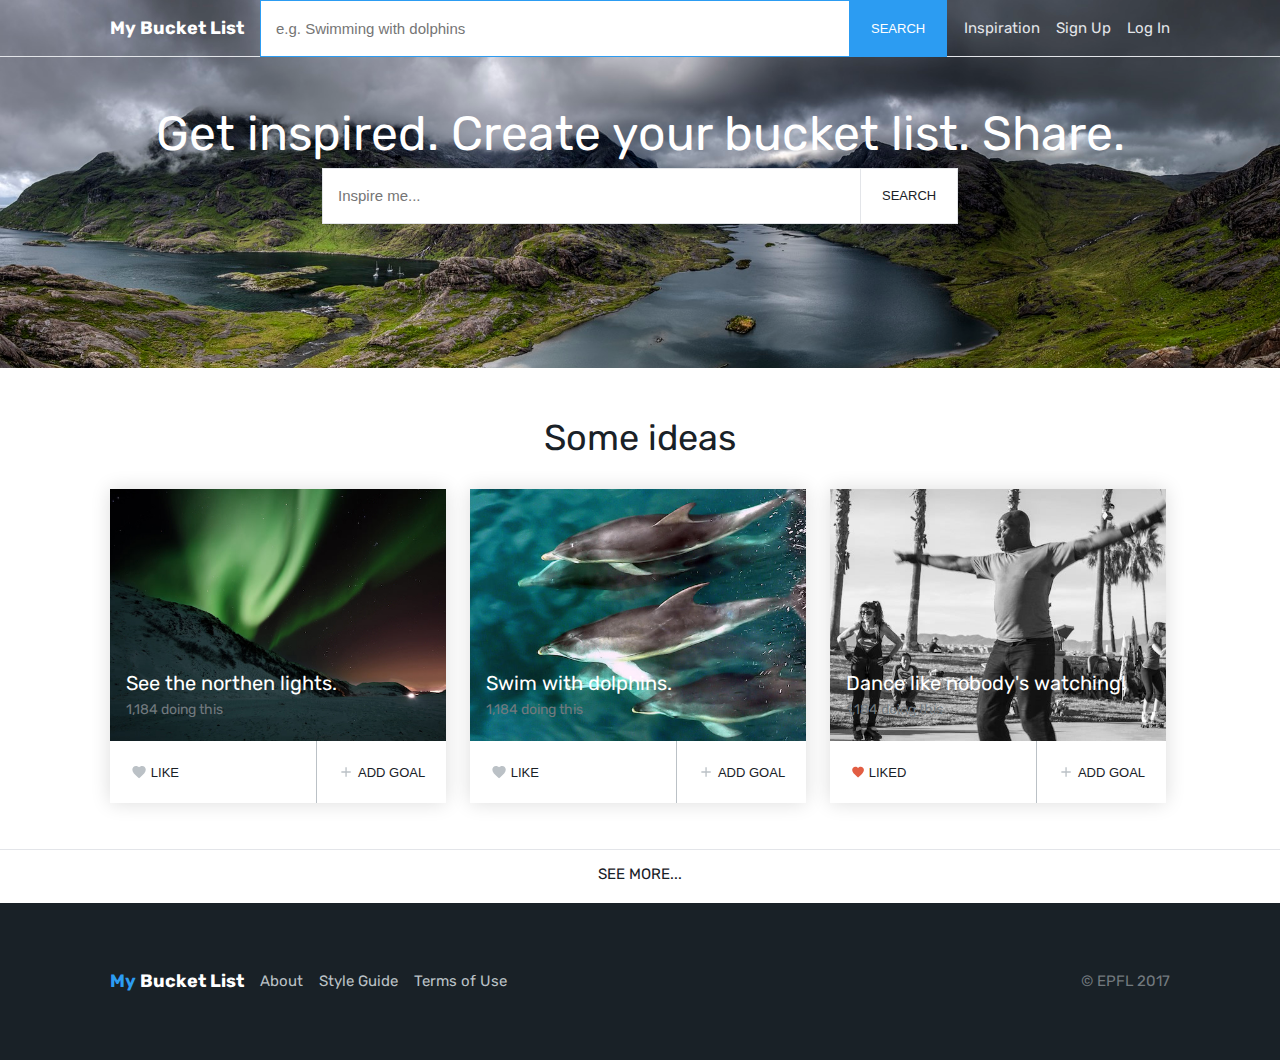
<file: index.html>
<!DOCTYPE html>
<html lang="en" dir="ltr" class="no-js">
  <head>
    <meta charset="utf-8">
    <meta name="viewport" content="width=device-width, initial-scale=1" />
    <title>My Bucket List</title>
      <!--[if !IE]><!-->
    <link rel="stylesheet" href="assets/css/style.css">
    <link href="https://fonts.googleapis.com/css?family=Rubik:400,400i,700,700i" rel="stylesheet">
    <!--<![endif]-->
    <!--[if IE]>
    <link rel="stylesheet" href="assets/css/universal-ie6.css">
  <![endif]-->
  <script src="assets/js/modernizr-custom.js"></script>
  </head>
  <body>
    <!-- ICONS -->
    <svg style="display: none;">
      <defs>
        <symbol id="add-icon">
          <title>Add icon</title>
          <path d="M19 13h-6v6h-2v-6H5v-2h6V5h2v6h6v2z"/>
        </symbol>
        <symbol id="favorite-icon">
          <title>Favorite icon</title>
          <path d="M12 21.35l-1.45-1.32C5.4 15.36 2 12.28 2 8.5 2 5.42 4.42 3 7.5 3c1.74 0 3.41.81 4.5 2.09C13.09 3.81 14.76 3 16.5 3 19.58 3 22 5.42 22 8.5c0 3.78-3.4 6.86-8.55 11.54L12 21.35z"/>
        </symbol>
      </defs>
    </svg>
    <!-- Start header section  -->
    <header class="banner banner--index">
      <div class="global-header">
        <div class="content-wrapper">
          <div class="logo logo--invert">
            <a href="/"><span>My Bucket List</span></a>
          </div>
          <form class="search search--cta" action="ideas" method="get">
            <label for="global-search" class="search__label sr-only">Search</label>
            <div class="search__row">
              <input id="global-search" class="search__field" type="text" name="search" placeholder="e.g. Swimming with dolphins"/>
              <button class="btn btn--cta" type="submit">Search</button>
            </div>
          </form>
          <nav>
            <ul class="global-nav bare-list">
              <li><a href="inspiration.html">Inspiration</a></li>
              <li><a href="sign-up.html">Sign Up</a></li>
              <li><a href="log-in.html">Log In</a></li>
            </ul>
          </nav>
        </div>
      </div>
      <div class="masthead masthead--index">
        <div class="content-wrapper">
          <h1>Get inspired. Create your bucket list. Share.</h1>
          <form class="search" action="ideas" method="get">
            <label for="main-search" class="search__label sr-only">Inspire me</label>
            <div class="search__row">
              <input id="main-search" class="search__field" type="text" name="search" placeholder="Inspire me..."/>
              <button class="btn"type="submit">Search</button>
            </div>
          </form>
        </div>
      </div>
    </header>

    <!-- Start main section -->
    <main class="main main--index">
      <div class="content-wrapper">
        <h2>Some ideas</h2>

        <ul class="bare-list cards">

          <li class="card">
            <a class="card__thumb" href="ideas/see-northen-lights.html">
              <img src="assets/images/northern-lights-small.jpg" alt="Northern lights above a house at night"
              srcset="assets/images/northern-lights-small.jpg 300w,
                      assets/images/northern-lights-large.jpg 600w" />
              <div class="card__intro">
                <h3 class="card__title">See the northen lights.</h3>
                <h5>1,184 doing this</h5>
              </div>
            </a>
            <form class="card__footer" action="idea" method="post">
              <button class="btn btn--like"type="submit" name="action" value="like">
                <svg class="icon" height="20" viewBox="0 0 24 24" width="20">
                  <use xlink:href="#favorite-icon"></use>
                </svg>
                like
              </button>
              <button class="btn btn--add"type="submit" name="action" value="addGoal">
                <svg class="icon" height="20" viewBox="0 0 24 24" width="20">
                  <use xlink:href="#add-icon"></use>
                </svg>
                Add goal
              </button>
            </form>
          </li>

          <li class="card">
            <a class="card__thumb" href="ideas/swim-with-dolphins">
              <img src="assets/images/dolphins-small.jpg" alt="Three dolphins swiming under water"
              srcset="assets/images/dolphins-small.jpg 300w,
                      assets/images/dolphins-large.jpg 600w" />
              <div class="card__intro">
                <h3 class="card__title">Swim with dolphins.</h3>
                <h5>1,184 doing this</h5>
              </div>
            </a>
            <form class="card__footer" action="idea" method="post">
              <button class="btn btn--like"type="submit" name="action" value="like">
                <svg class="icon" height="20" viewBox="0 0 24 24" width="20">
                  <use xlink:href="#favorite-icon"></use>
                </svg>
                like
              </button>
              <button class="btn btn--add"type="submit" name="action" value="addGoal">
                <svg class="icon" height="20" viewBox="0 0 24 24" width="20">
                  <use xlink:href="#add-icon"></use>
                </svg>
                Add goal
              </button>
            </form>
          </li>

          <li class="card">
            <a class="card__thumb" href="ideas/dancing.html">
              <img src="assets/images/dancing-small.jpg" alt="Man dancing with his arms spread out"
              srcset="assets/images/dancing-small.jpg 300w,
                      assets/images/dancing-large.jpg 600w" />
              <div class="card__intro">
                <h3 class="card__title">Dance like nobody's watching!</h3>
                <h5>1,184 doing this</h5>
              </div>
            </a>
            <form class="card__footer" action="idea" method="post">
              <button class="btn btn--like"type="submit" name="action" value="like">
                <svg class="icon icon--liked" height="18" viewBox="0 0 24 24" width="18">
                  <use xlink:href="#favorite-icon"></use>
                </svg>
                liked
              </button>
              <button class="btn btn--add"type="submit" name="action" value="addGoal">
                <svg class="icon" height="20" viewBox="0 0 24 24" width="20">
                  <use xlink:href="#add-icon"></use>
                </svg>
                Add goal
              </button>
            </form>
          </li>
        </ul>
      </div>
      <div class="see-more">
        <h4><a href="#">See More...</a></h4>
      </div>
    </main>

    <!-- Start footer section -->
    <footer class="global-footer">
      <div class="content-wrapper">
        <div class="nav-footer">
          <div class="logo logo--invert"><a href="#"><span><em>My</em> Bucket List</span></a></div>
          <ul class="bare-list">
            <li><a href="#">About</a></li>
            <li><a href="pages/atoms.html">Style Guide</a></li>
            <li><a href="#">Terms of Use</a></li>
          </ul>
        </div>
        <p>&copy; EPFL 2017</p>
      </div>
    </footer>
  </body>
</html>
</file>
<file: assets/css/style.css>
*{margin:0;padding:0;box-sizing:border-box}html{font-family:'Rubik', helvetica, arial, sans-serif;font-size:62.5%;background-color:#fff;line-height:1.6}body{color:#72797e;margin:0;padding:0;display:flex;flex-direction:column;height:100vh}.content-wrapper{max-width:110rem;margin:0 auto;padding:0 2em}.bare-list{list-style-type:none;padding:0}.sr-only{position:absolute;width:1px;height:1px;padding:0;margin:-1px;overflow:hidden;clip:rect(0, 0, 0, 0);border:0}a,label,ol,p,span,ul{font-size:1.5rem;line-height:1.6}.beta,.delta,.epsilon,.gamma,.zeta,h1,h2,h3,h4,h5,h6 .alpha{font-weight:normal;margin:0 0 0.5rem 0;padding:0}.alpha,h1{font-size:3.6rem;line-height:1.2;color:#192127}@media screen and (min-width:600px){.alpha,h1{font-size:4rem}}@media screen and (min-width:800px){.alpha,h1{font-size:4.8rem}}.beta,h2{font-size:2.8rem;line-height:1.2;color:#192127}@media screen and (min-width:600px){.beta,h2{font-size:3.2rem}}@media screen and (min-width:800px){.beta,h2{font-size:3.6rem}}.gamma,h3{font-size:2.4rem;line-height:1.2;color:#192127}@media screen and (min-width:600px){.gamma,h3{font-size:2.8rem}}.delta,h4{font-size:1.3rem;line-height:1.5;color:#72797e;text-transform:uppercase}.epsilon,h5{font-size:1.4rem;line-height:1.4;color:#72797e}.zeta,h6{font-size:1.2rem;font-weight:normal;line-height:1.4;color:#72797e}a{text-decoration:none;color:#2c9cf2}a:focus,a:hover{color:#192127}.btn{font-size:1.3rem;line-height:1;background:#fff;color:#192127;padding:1.2rem 1.2rem;margin:0;border:1px solid #e3e5e9;border-radius:3px;text-decoration:none;text-transform:uppercase;cursor:pointer}.btn:active,.btn:focus,.btn:hover{text-decoration:none;background-color:#e3e5e9;color:#2c9cf2}.btn--icon{display:flex;align-items:center;color:#72797e}.btn--icon .icon{fill:currentColor}.btn--cta{background-color:#2c9cf2;color:#fff;border:1px solid #2c9cf2}.btn--cta:active,.btn--cta:focus,.btn--cta:hover{color:#fff;text-decoration:none;background-color:#0b67ad;border-color:#0c75c5}.btn--warning:active,.btn--warning:focus,.btn--warning:hover{color:#fff;text-decoration:none;background-color:#e25d43;border-color:#e25d43}.btn--tag{background-color:#e3e5e9;color:#72797e;border:1px solid #e3e5e9}.btn--tag:active,.btn--tag:focus,.btn--tag:hover{color:#fff;text-decoration:none;background:#2c9cf2;border-color:#2c9cf2}.btn--icon{display:flex;align-items:center}.btn--icon .icon{fill:currentColor}.icon{padding-right:0.3em;fill:#bbc1c6}.btn:active .icon,.btn:focus .icon,.btn:hover .icon{fill:currentColor}.icon--liked{fill:#e25d43}.logo span{font-size:1.8rem;font-weight:bold;color:#192127;white-space:nowrap}.logo em{font-style:normal;color:#2c9cf2}.logo--invert span{color:#fff}.avatar{border-radius:50%;width:4.8rem;height:4.8rem}.avatar-small{width:3.2rem;height:3.2rem}.input{font-size:1.5rem;margin-bottom:3rem;color:#192127;width:100%}.input__label{display:inline-block;cursor:pointer;white-space:nowrap;margin:0 1.6rem 1rem 0}@media screen and (min-width:600px){.input__label{margin-bottom:0}}.input__field{background-color:#fff;border:1px solid #fff;border-radius:0.3rem;box-shadow:0 0.3rem 2rem #e3e5e9;color:#72797e;display:block;padding:1em;font-size:inherit;width:100%}.input__field--warning{border:1px solid #e25d43}.input--textarea textarea{resize:none;font-size:inherit;font-family:inherit;height:10rem}.input--file{width:100%}.input--file input[type=file]{border:0;clip:rect(0, 0, 0, 0);height:1px;overflow:hidden;padding:0;position:absolute;white-space:nowrap;width:1px}.input--file .btn{padding:1.6em;display:block;text-align:center;width:100%}@media screen and (min-width:600px){.input{display:flex;justify-content:space-between;align-items:baseline}}.input .checkbox-main{display:flex;align-items:center}.input .checkbox-main input{width:auto;height:2.5rem;width:2.5rem;border-radius:0}.input .checkbox-main label{margin-left:0.5rem}.cards{margin:3rem -2rem 3rem 0;display:flex;flex-wrap:wrap}.cards:after{display:table;content:" ";clear:both}@media screen and (min-width:600px){.cards .card{float:left;width:calc(50% - (1.6rem * 1.5))}}@media screen and (min-width:800px){.cards .card{width:calc(33.33% - (1.6rem * 1.5))}}.card{box-shadow:0 0 20px rgba(0, 0, 0, 0.14);margin:0 2.4rem 1.6rem 0;border-radius:3px;display:flex;flex-direction:column;justify-content:space-between}.card__thumb{color:#e3e5e9;font-size:1.3rem;position:relative;display:block}.card__thumb img{width:100%;display:block;margin:0 0 -1px 0}.card__thumb h3{color:#fff;font-size:2rem}.card__intro{padding:1.2em;position:absolute;bottom:0;left:0;right:0}.card__title{font-size:1.6em}.card__footer{display:flex;border-top:1px solid #bbc1c6}.card__footer .btn{border:none;border-radius:0;display:flex;align-items:center;padding:1.6em}.card__footer .btn--like{border-right:1px solid #bbc1c6;flex:1 0 auto;text-align:left}.search{font-size:1.5rem;color:#72797e}.search__label{display:inline-block;cursor:pointer;margin-bottom:0.5em}.search__field{background-color:#fff;border:1px solid #e3e5e9;padding-left:1rem;font-size:inherit;margin:0}@media screen and (min-width:600px){.search__field{padding-left:1em}}.search__field:focus{border-color:#72797e}.search__row{display:flex}.search__row .btn{border-left-width:0;border-radius:0;padding:1.6em}.search__row .search__field{flex:1 0 10em}.search--cta .search__field{border-color:#2c9cf2}.search--cta .search__field:focus{border-color:#0c75c5}.global-nav{float:right;margin-left:-1em;display:flex}.global-nav>li{float:left;list-style-type:none;margin:0 0 0 1.6rem;padding:1.6rem 0}.global-nav a{color:#192127}.global-nav a:focus,.global-nav a:hover{color:#2c9cf2}.masthead__nav{margin-top:2rem;padding:0;align-self:flex-start}@media screen and (min-width:600px){.masthead__nav{float:left}}@media screen and (min-width:600px){.masthead__nav li{display:inline-block;padding:0}}.masthead__nav a{margin:2rem 1.6rem -1px 0}@media screen and (min-width:600px){.masthead__nav a{display:block;margin:0 1.6rem -1px 0;padding:0 0.5rem 2.5rem}}.masthead__nav a:focus,.masthead__nav a:hover{border-bottom:1px solid #192127}.masthead__nav .current a{color:#192127;border-bottom:1px solid #192127}.nav-footer{display:flex;justify-content:space-between;flex-wrap:wrap;align-items:center;margin:0}.nav-footer .logo{padding:1.6rem 1.6rem 1.6rem 0}.nav-footer ul{display:flex;justify-content:space-between;padding-right:1.6rem}.nav-footer li{padding-right:1.6rem;white-space:nowrap}.nav-footer a{color:#bbc1c6}.nav-footer a:focus,.nav-footer a:hover{color:#2c9cf2}.dropdown-menu{display:none;background:#fff;border-radius:3px;color:#2c9cf2;padding:0;position:absolute;right:0.5rem;white-space:nowrap}.dropdown-menu>li{padding:0;border-bottom:1px solid #e3e5e9}.dropdown-menu a{color:#2c9cf2;display:block;padding:0.5rem 7rem 0.5rem 1em}.dropdown-menu a:focus,.dropdown-menu a:hover{display:block;text-decoration:underline;background:#e3e5e9}.has-dropdown{position:relative}.has-dropdown a{display:block}.dropdown-menu:focus,.dropdown-menu:hover,.has-dropdown a:focus+.dropdown-menu,.has-dropdown a:hover+.dropdown-menu{display:block}.goal__owner{vertical-align:middle}.goal__owner:after{display:table;content:" ";clear:both}.goal__owner>*{float:left}.goal__owner .avatar{margin:0 1rem 0 0}.goal__owner a{color:#192127}.goal__owner a:focus,.goal__owner a:hover{color:#2c9cf2}.goal__btn{display:flex;flex-wrap:wrap;justify-content:space-around;margin:0 -1.6rem 0 0}.goal__btn:after{display:table;content:" ";clear:both}.goal__btn .btn{float:left;flex:1 0 auto;margin:0 1.6rem 1.6rem 0;min-width:11.2rem;justify-content:center}.goal__stats{margin:0 0 0 -1rem}.goal__stats:after{display:table;content:" ";clear:both}.goal__stats>div{border-right:1px solid #bbc1c6;color:#bbc1c6;float:left;padding:0 1rem;white-space:nowrap}.goal__stats>div:last-child{border:none}.goal__tags:after{display:table;content:" ";clear:both}.goal__tags .btn--tag{float:left;margin:0 1.6rem 1.6rem 0}.comments{align-items:flex-start;display:flex;margin-bottom:4rem;width:100%}@media screen and (min-width:800px){.comments{width:70rem}}.comments__avatar{padding-right:2rem}.comments__text{width:100%}.comments__text .input{flex-direction:column}.comments__text .input>*{margin-bottom:1.6rem}@media screen and (min-width:600px){.comments__text .input_field{width:100%}}.comments__title span{color:#bbc1c6}.comments--add .comments__avatar{padding-top:4rem}.comments__user{margin:0 0 1.6rem 0}.comments__user .user__name a{color:#192127}.comments__user .user__name a:focus,.comments__user .user__name a:hover{color:#2c9cf2}.comments__user .comments__time{color:#bbc1c6}.follower{border-bottom:1px solid #e3e5e9;color:#bbc1c6;padding:1.6rem 0}.follower:after{display:table;content:" ";clear:both}.follower__profile{float:left}.follower__profile:after{display:table;content:" ";clear:both}.follower__avatar{float:left;padding-right:1.6rem}.follower__info{float:right}.follower__info>*{display:block}.follower__btn{float:right}.follower__btn .btn{display:block;padding:1.6rem 1.2rem;text-align:center;width:13rem}@media screen and (min-width:600px){.follower__btn .btn{width:17rem}}.banner{color:#192127;padding:0;margin:0}.global-header{margin:0 0 4.8rem 0;border-bottom:1px solid #e3e5e9;padding:0}.global-header .logo{float:left;margin:1rem 1.6rem 1rem 0}.global-header .search{float:left;flex:1 0 auto;margin:0 0 -1px 0}@media screen and (min-width:700px){.global-header .search{margin-right:1.6rem}}.global-header .content-wrapper{display:flex;justify-content:flex-start;flex-wrap:wrap;align-items:center}.global-header .content-wrapper:after{content:'';display:table;clear:both}.masthead{margin:0 0 4.8rem;padding:0 0 0 0;border-bottom:1px solid #e3e5e9}.masthead h1{color:#192127}.masthead p{color:#72797e}.masthead .content-wrapper{display:flex;flex-direction:column;justify-content:center;align-items:center}.masthead .content-wrapper:after{content:'';display:table;clear:both}.masthead .search{align-self:stretch}@media screen and (min-width:600px){.masthead .search{align-self:center;width:80%}}@media screen and (min-width:800px){.masthead .search{margin:0 auto;width:60%}}.masthead__profile{display:flex;align-items:center}.masthead__avatar{padding:0 2rem 0 0}.masthead--index{border-bottom:none;padding:0 0 4.8rem}.masthead--index h1{color:#fff}.goal__content>*{margin-bottom:1.6rem}.goal__btn,.goal__tags{margin-right:-1.6rem}.goal__img{margin-bottom:1.6rem}.goal__img img{width:100%}@media screen and (min-width:800px){.goal:after{display:table;content:" ";clear:both}.goal__img{float:left;width:48%}.goal__content{float:right;width:48%}}@supports (display:grid){@media screen and (min-width:800px){.goal{display:grid;grid-template-columns:1fr 1fr;grid-column-gap:3.2rem;grid-row-gap:1.6rem;grid-template-rows:repeat(6, auto);grid-template-areas:"img owner" "img title" "img btn" "img description" "img stats" "img tags"}.goal>*{margin-bottom:0}.goal__img{width:100%;grid-area:img}.goal__content{width:100%}}}main{flex:1 0 auto}.main{display:flex;flex-direction:column;align-items:center;width:100vw}@media screen and (min-width:600px){.main--index h2{text-align:center}}.main .content-wrapper{flex:1 0 auto}.main__header{margin:0 0 4.8rem 0;border-bottom:1px solid #e3e5e9;width:100vw}.main__header p{margin:1.6rem 0}.main__header ol{padding:1.6rem;color:#2c9cf2;margin:1.6rem 0 4.8rem}.main__content{width:100vw}.main__element{padding:3.2rem 0 1.6rem 0}.main__element h2{margin:0 0 3.2rem 0}.discussion h2{margin:0}.followers>div:last-child{border:none}.form{display:flex;flex-direction:column}.form__text{color:#bbc1c6}@media screen and (min-width:600px){.form__text{align-self:flex-end;width:76%}}@media screen and (min-width:800px){.form__text{width:64%}}.form>div:nth-child(2){margin-top:5.6rem}.form .alert{color:#e25d43;padding:1.6rem 0;display:none}@media screen and (min-width:800px){.form{width:60%}}@media screen and (min-width:600px){.form .input--file,.form .input__field{width:76%}}@media screen and (min-width:800px){.form .input--file,.form .input__field{width:64%}}.input__description{margin:-3rem 0 1.6rem 0}.input--horizontal .prompt{width:100%}@media screen and (min-width:600px){.input--horizontal .prompt{width:76%}}@media screen and (min-width:800px){.input--horizontal .prompt{width:64%}}.input--horizontal .prompt .btn{width:100%}.input--checkbox{display:flex;justify-content:space-between}.input--checkbox .input__label{margin:0}@media screen and (min-width:600px){.input__btn{align-items:center}}.form--warning>div:nth-child(2){margin-top:0}.form--warning .alert{display:block}.input__btn--alone .btn{width:100%}.global-footer{background:#192127;padding:4.8rem 0 4.8rem}.global-footer .content-wrapper{display:flex;flex-wrap:wrap;justify-content:space-between;align-items:center}.global-footer .content-wrapper p{margin:0;display:block;padding:1.6rem 0}.banner--index{background:#afbac4 url("../images/mountain-lake.jpg") no-repeat 50% 50%/cover;color:#fff;padding:0 0 4.8rem 0;margin:0 0 4.8rem 0}.banner--index a{color:#e3e5e9}@media screen and (min-width:600px){.masthead--index{text-align:center}}.see-more{border-top:1px solid #e3e5e9;text-align:center;padding:1.2em 0;width:100%}.see-more a{color:#192127}.style-elmnt{margin:0 0 4.8rem 0}.style-elmnt h3{margin:0 0 1.6rem 0}.atom-logo .logo{width:16rem;height:6rem;text-align:center;display:flex;align-items:center;justify-content:center}.atom-logo--homepage .logo{background:#afbac4 url("../images/index-mountain-lake-sample.jpg") no-repeat 50% 50%/cover}.atom-logo--basic .logo{border:1px solid #afbac4}.atom-logo--invert .logo{background:#192127}.atom-palette:after{content:'';display:table;clear:both}.palette{float:left;margin:0 2rem 2rem 0}.table th{text-align:left}.font__table td{color:#192127;padding:0 2rem 0 0}.font__table .glyph{font-size:12rem;line-height:1;text-align:left}.styles__table{border-collapse:collapse;width:100%}.styles__table th .delta{font-weight:bold}.styles__table td{height:7rem;overflow:hidden}.styles__table td,.styles__table th{padding:0 0.6rem 0 0;border-bottom:solid 1px #e3e5e9}.styles__table td *,.styles__table th *{margin:0;padding:0}.styles__table tr td:last-child,.styles__table tr th:last-child{padding-right:0}.style-btn{font-size:1.3rem;line-height:1;color:#192127;text-transform:uppercase}.atom-links{display:block;float:none;margin:0 0 3.2rem 0}.atom-links *{display:block}
/*# sourceMappingURL=style.css.map */
</file>
